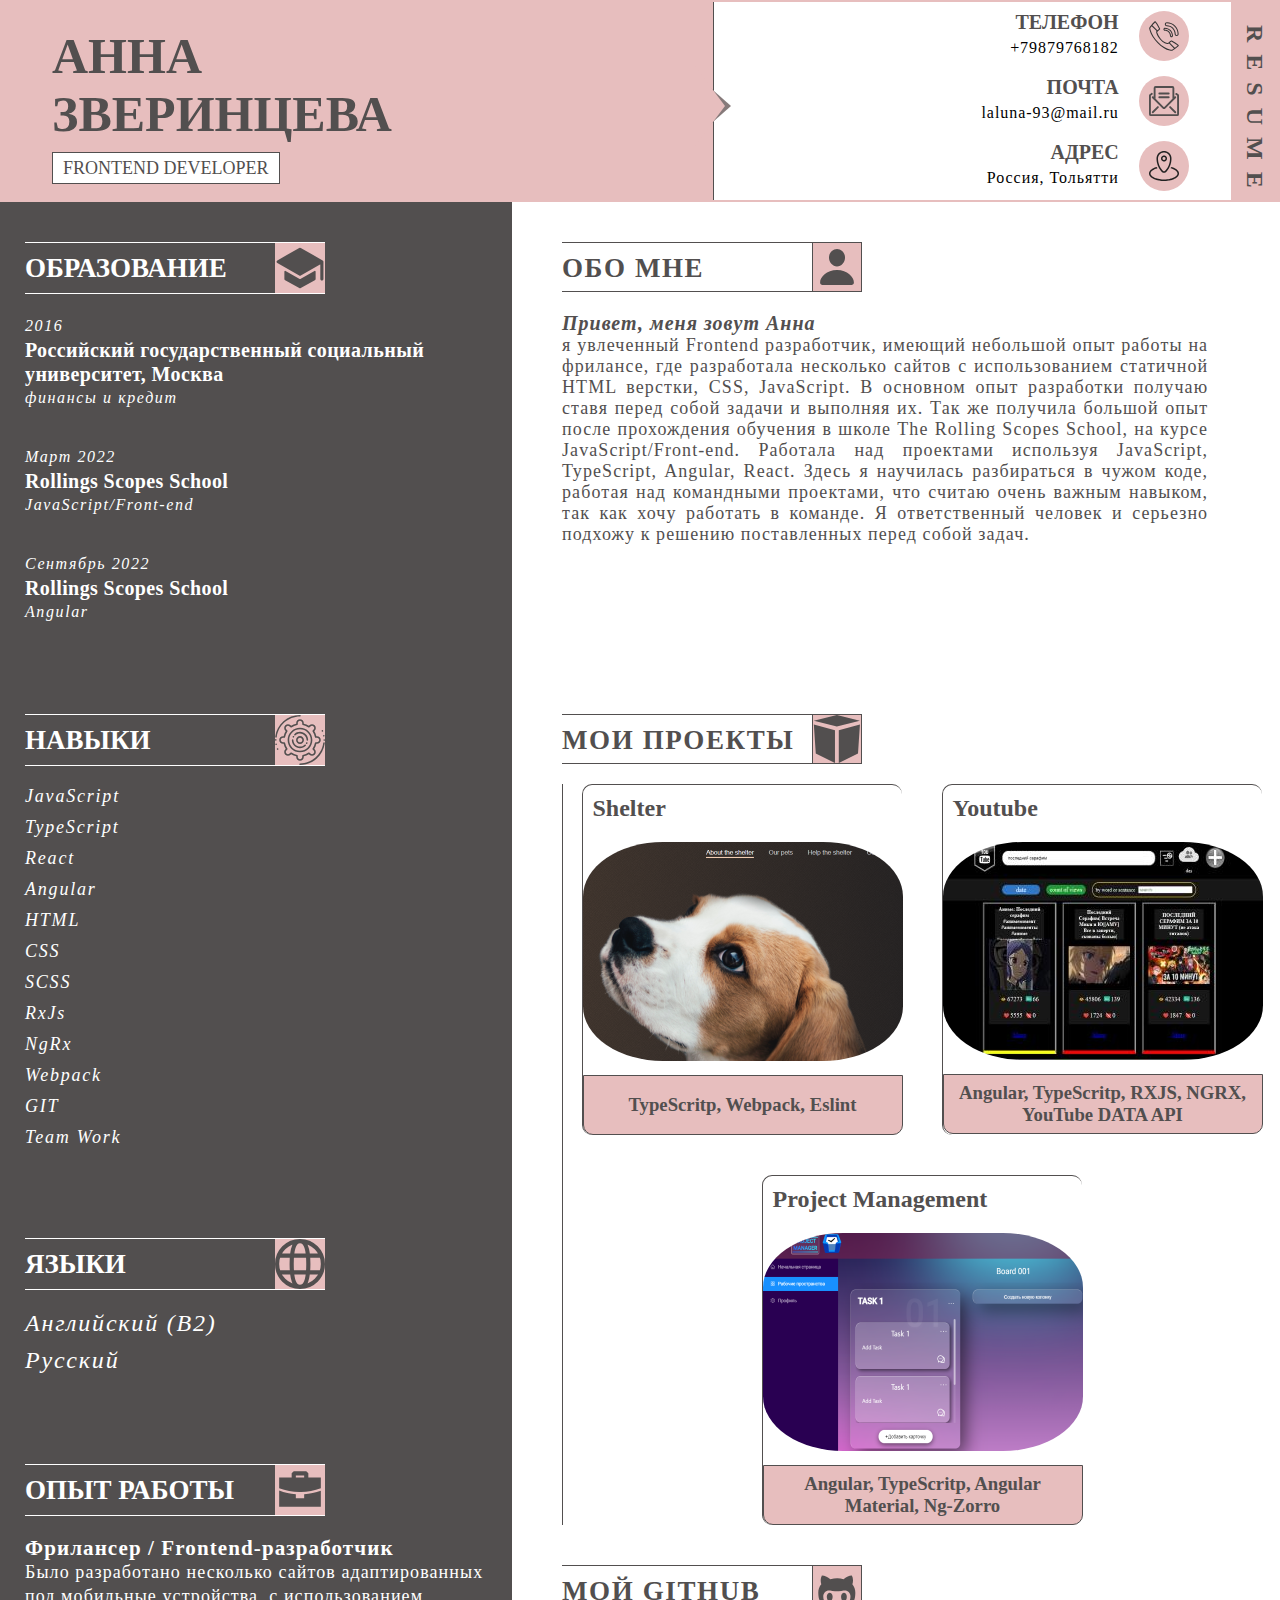
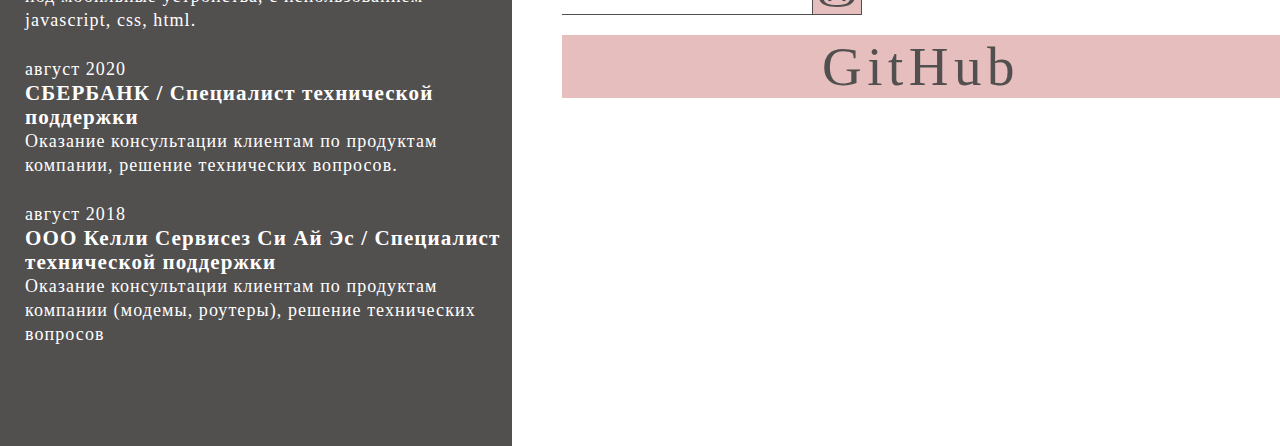
<file: index.html>
<!DOCTYPE html>
<html lang="en">
<head>
    <meta charset="UTF-8">
    <meta http-equiv="X-UA-Compatible" content="IE=edge">
    <meta name="viewport" content="width=device-width, initial-scale=1.0">
    <link rel="stylesheet" href="style.css">
    <title>MyCv</title>
</head>
<body>
    <header class="header container">
        <div class="header__wrapper">
            <div class="header__personal-info">
                <h1 class="header__name">АННА <br> ЗВЕРИНЦЕВА</h1>
                <span class="header__vacancy">FRONTEND DEVELOPER</span>
            </div>
            <div class="header__contacts">
            <div class="header__contact">
                <div class="header__wrapper-contact">
                    <h3 class="header__title-contact">ТЕЛЕФОН</h3>
                    +79879768182
                </div>
                <img class="header__img" src="./assets/svg/phone.svg" width="50" alt="icon phone">
            </div>
            <div class="header__contact">
                <div class="header__wrapper-contact">
                    <h3 class="header__title-contact">ПОЧТА</h3>
                    laluna-93@mail.ru
                </div>
                <img class="header__img" src="./assets/svg/mail.svg" width="50" alt="icon mail">
            </div>
            <div class="header__contact">
                <div class="header__wrapper-contact">
                    <h3 class="header__title-contact">АДРЕС</h3>
                    Россия, Тольятти
                </div>
                <img class="header__img" src="./assets/svg/map-marker.svg" width="50" alt="icon map marker">
            </div>
        </div>
    </div>
    <h2 class="header__title">RESUME</h2>
    </header>
    <section class="main container">
        <div class="wrapper-content">
            <div class="wrapper-content__wrapper-title">
                <h2 class="wrapper-content__title">ОБРАЗОВАНИЕ</h2>
                <img class="wrapper-content__img" src="./assets/svg/education.svg" width="50" alt="icon education">
            </div>
            <ul class="main__education-list">
                <li class="main__education-type">
                    2016
                    <h2 class="main__education-type-title">Российский государственный социальный университет, Москва</h2>
                    финансы и кредит
                </li>
                <li class="main__education-type">
                    Март 2022
                    <h2 class="main__education-type-title">Rollings Scopes School</h2>
                    JavaScript/Front-end
                </li>
                <li class="main__education-type">
                    Сентябрь 2022
                    <h2 class="main__education-type-title">Rollings Scopes School</h2>
                    Angular
                </li>
            </ul>
        </div>
        <div class="wrapper-content-white">
            <div class="wrapper-content-white__wrapper-title">
                <h2 class="wrapper-content-white__title">ОБО МНЕ</h2>
                <img class="wrapper-content-white__img" src="./assets/svg/profile.svg" width="50"  alt="icon person">
            </div>
            <div class="main__text">
                <span class="main__text-start">Привет, меня зовут Анна</span>
                <br>
                я увлеченный Frontend разработчик, имеющий небольшой опыт работы на фрилансе, где разработала несколько сайтов с использованием статичной HTML верстки, CSS, JavaScript. 
                В основном опыт разработки получаю ставя перед собой задачи и выполняя их.
                Так же получила большой опыт после прохождения обучения в школе The Rolling Scopes School, на курсе JavaScript/Front-end.
                Работала над проектами используя JavaScript, TypeScript,  Angular, React.
                Здесь я научилась разбираться в чужом коде, работая над командными проектами, что считаю очень важным навыком,
                так как хочу работать в команде. 
                Я ответственный человек и серьезно подхожу к решению поставленных перед собой задач. 
            </div>
        </div>
    </section>
    <section class="works-skills container">
        <div class="wrapper-content">
            <div  class="wrapper-content__wrapper-title">
                <h2 class="wrapper-content__title">НАВЫКИ</h2>
                <img class="wrapper-content__img" src="./assets/svg/skills.svg" width="50" alt="icon skills">
            </div>
            <ul class="works-skills__list">
                <li class="works-skills__skill">JavaScript</li>
                <li class="works-skills__skill">TypeScript</li>
                <li class="works-skills__skill">React</li>
                <li class="works-skills__skill">Angular</li>
                <li class="works-skills__skill">HTML</li>
                <li class="works-skills__skill">CSS</li>
                <li class="works-skills__skill">SCSS</li>
                <li class="works-skills__skill">RxJs</li>
                <li class="works-skills__skill">NgRx</li>
                <li class="works-skills__skill">Webpack</li>
                <li class="works-skills__skill">GIT</li>
                <li class="works-skills__skill">Team Work</li>
            </ul> 
            <div  class="wrapper-content__wrapper-title">
                <h2 class="wrapper-content__title">ЯЗЫКИ</h2>
                <img class="wrapper-content__img" src="./assets/svg/language.svg" width="50" alt="icon skills">
            </div>
            <ul class="works-skills__list">
                <li  class="works-skills__skill works-skills__skill_language">Английский (B2)</li>
                <li  class="works-skills__skill works-skills__skill_language">Русский</li>
            </ul>

            <div class="wrapper-content__wrapper-title">
                <h2 class="wrapper-content__title">ОПЫТ РАБОТЫ</h2>
                <img class="wrapper-content__img" src="./assets/svg/work.svg" width="50" alt="icon works">
            </div>
            <ul class="works-skills__list works-skills__list_works">
                <li>
                    <h3>Фрилансер / Frontend-разработчик</h3>
                    Было разработано несколько сайтов адаптированных под мобильные устройства, с использованием javascript, css, html.
                </li>
                <li>
                    август 2020
                    <h3>СБЕРБАНК / Специалист технической поддержки</h3>
                    Оказание консультации клиентам по продуктам компании, решение технических вопросов.
                </li>
                <li>
                    август 2018
                    <h3>ООО Келли Сервисез Си Ай Эс / Специалист технической поддержки</h3>
                    Оказание консультации клиентам по продуктам компании (модемы, роутеры), решение технических вопросов
                </li>
            </ul>
        </div>
        <div class="wrapper-content-white">
            <div class="wrapper-content-white__wrapper-title">
                <h2 class="wrapper-content-white__title">МОИ ПРОЕКТЫ</h2>
                <img class="wrapper-content-white__img" src="./assets/svg/project.svg" width="50" alt="icon projects">
            </div>
            <div class="works-skills__wrapper-projects">
                <ul class="works-skills__projects-list">
                    <li class="works-skills__project">
                        <h2 class="works-skills__project-title">Shelter</h2>
                        <a class="works-skills__project-link" href="https://laluna93.github.io/Shelter/dist/">
                            <img class="works-skills__project-img" src="./assets/img/shelter320.jpg" alt="image shelter">
                        </a>
                        <h3 class="works-skills__project-text">TypeScritp, Webpack, Eslint</h3>
                    </li>
                    <li class="works-skills__project">
                        <h2 class="works-skills__project-title">Youtube</h2>
                        <a class="works-skills__project-link" href="https://laluna93.github.io/youtube-client/">
                            <img class="works-skills__project-img" src="./assets/img/youtube.jpg" alt="image youtube">
                        </a>
                        <h3 class="works-skills__project-text">Angular, TypeScritp, RXJS, NGRX, YouTube DATA API</h3>
                    </li>
                    <li class="works-skills__project">
                        <h2 class="works-skills__project-title">Project Management</h2>
                        <a class="works-skills__project-link" href="https://pomakom-rsteam.github.io/project-management-app-team2/">
                            <img class="works-skills__project-img" src="./assets/img/project-manager.jpg" alt="image project management">
                        </a>
                        <h3 class="works-skills__project-text">Angular, TypeScritp, Angular Material, Ng-Zorro</h3>
                    </li>
                </ul>
            </div>
            <div class="wrapper-content-white__wrapper-github">
                <div class="wrapper-content-white__wrapper-title">
                    <h2 class="wrapper-content-white__title">МОЙ GITHUB</h2>
                        <img class="wrapper-content-white__img" src="./assets/svg/github.svg" width="50" alt="icon github">
                </div>
                <div class="wrapper-content-white__github">
                    <a class="wrapper-content-white__github-link" href="https://github.com/laluna93">GitHub</a>
                </div>
            </div>
        </div>
    </section>
</body>
</html>
</file>
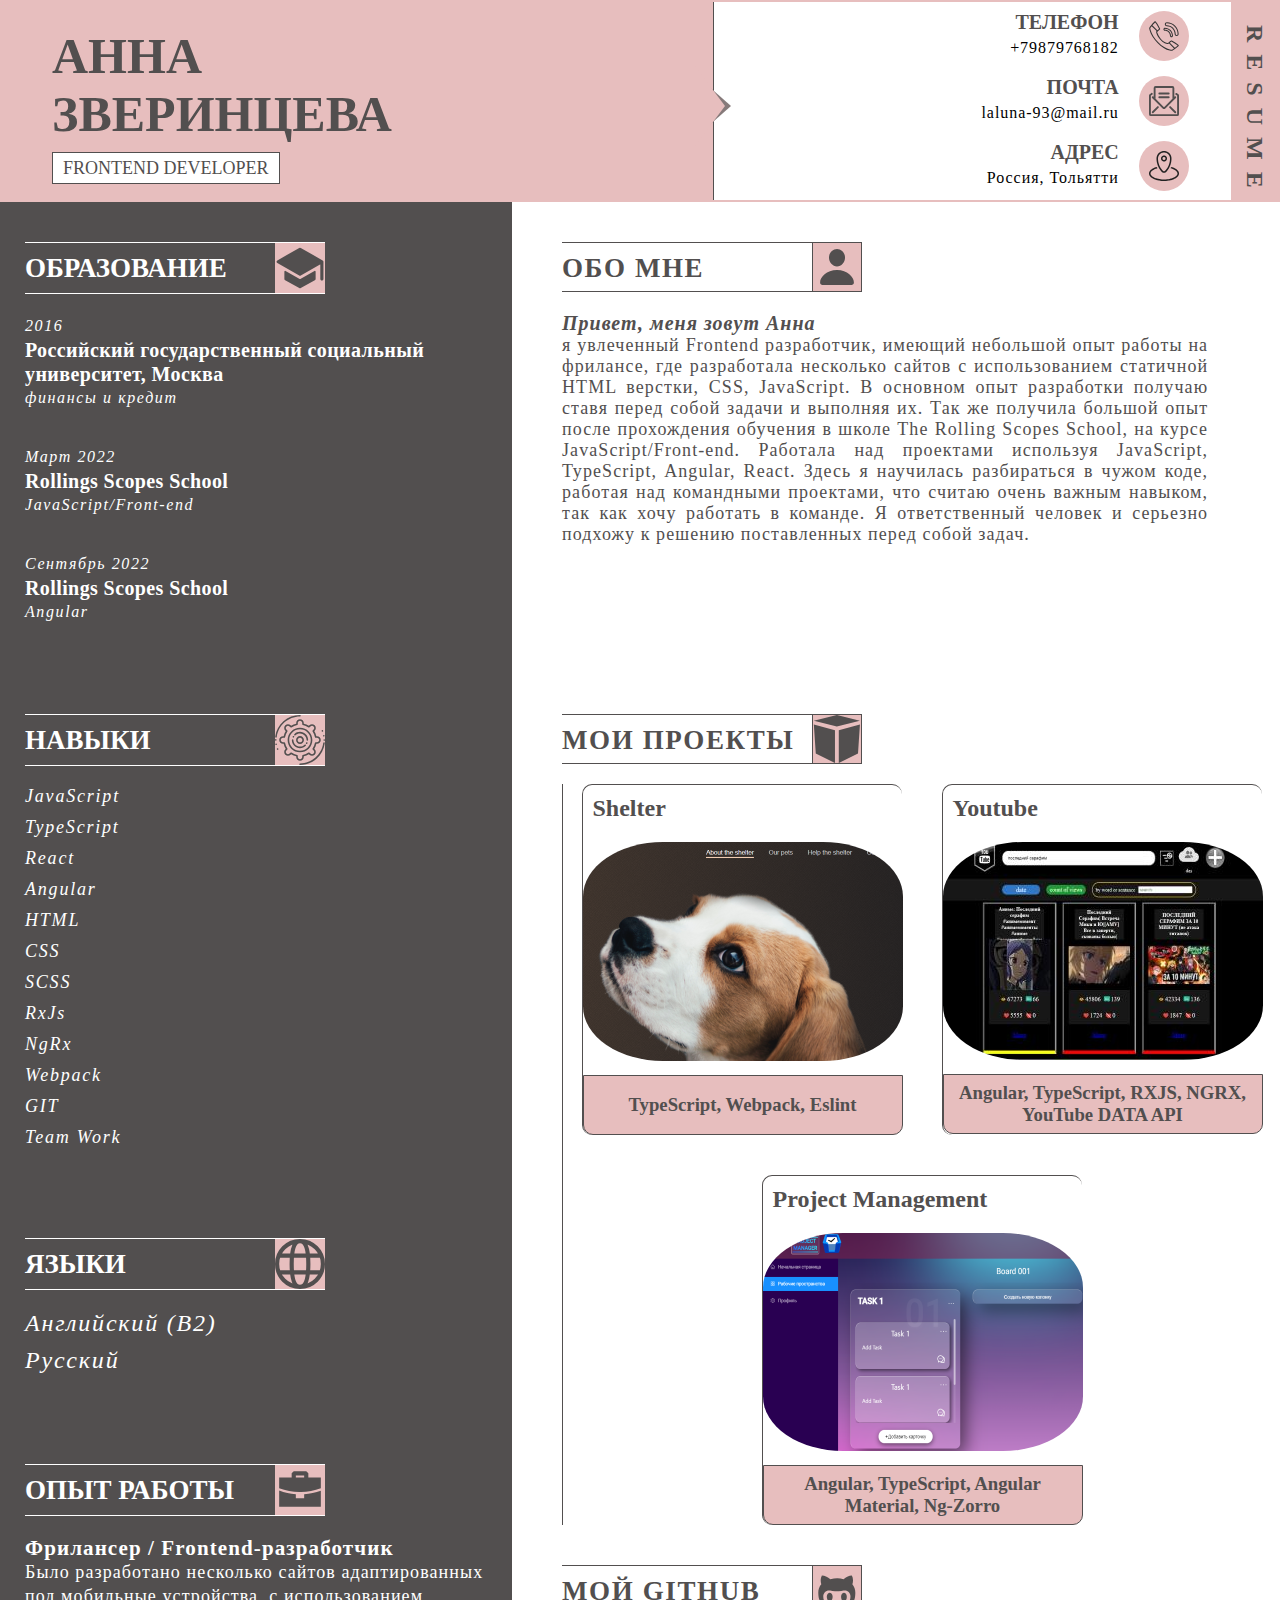
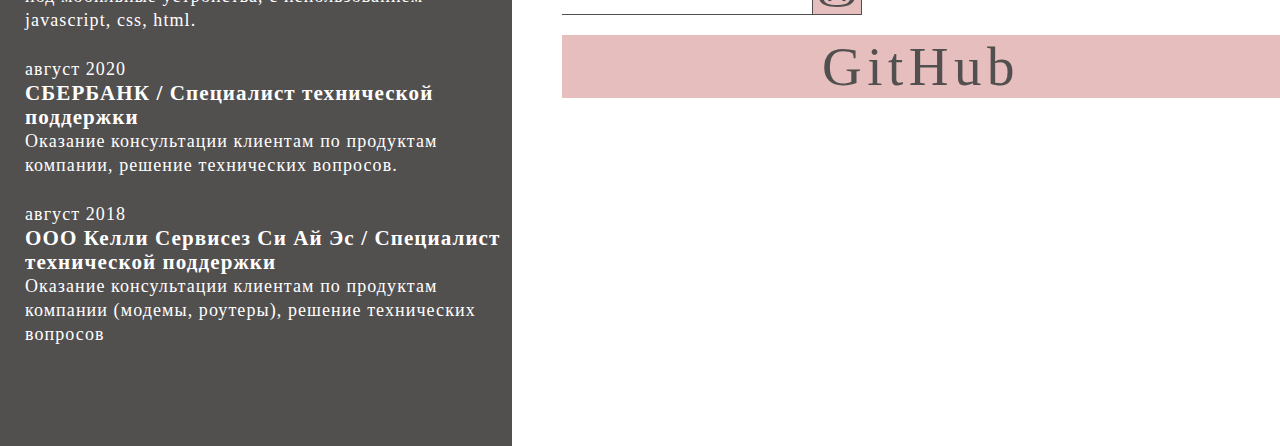
<file: cv/index.html>
<!DOCTYPE html>
<html lang="en">
<head>
    <meta charset="UTF-8">
    <meta http-equiv="X-UA-Compatible" content="IE=edge">
    <meta name="viewport" content="width=device-width, initial-scale=1.0">
    <link rel="stylesheet" href="style.css">
    <title>MyCv</title>
</head>
<body>
    <header class="header container">
        <div class="header__wrapper">
            <div class="header__personal-info">
                <h1 class="header__name">АННА <br> ЗВЕРИНЦЕВА</h1>
                <span class="header__vacancy">FRONTEND DEVELOPER</span>
            </div>
            <div class="header__contacts">
            <div class="header__contact">
                <div class="header__wrapper-contact">
                    <h3 class="header__title-contact">ТЕЛЕФОН</h3>
                    +79879768182
                </div>
                <img class="header__img" src="./assets/svg/phone.svg" width="50" alt="icon phone">
            </div>
            <div class="header__contact">
                <div class="header__wrapper-contact">
                    <h3 class="header__title-contact">ПОЧТА</h3>
                    laluna-93@mail.ru
                </div>
                <img class="header__img" src="./assets/svg/mail.svg" width="50" alt="icon mail">
            </div>
            <div class="header__contact">
                <div class="header__wrapper-contact">
                    <h3 class="header__title-contact">АДРЕС</h3>
                    Россия, Тольятти
                </div>
                <img class="header__img" src="./assets/svg/map-marker.svg" width="50" alt="icon map marker">
            </div>
        </div>
    </div>
    <h2 class="header__title">RESUME</h2>
    </header>
    <section class="main container">
        <div class="wrapper-content">
            <div class="wrapper-content__wrapper-title">
                <h2 class="wrapper-content__title">ОБРАЗОВАНИЕ</h2>
                <img class="wrapper-content__img" src="./assets/svg/education.svg" width="50" alt="icon education">
            </div>
            <ul class="main__education-list">
                <li class="main__education-type">
                    2016
                    <h2 class="main__education-type-title">Российский государственный социальный университет, Москва</h2>
                    финансы и кредит
                </li>
                <li class="main__education-type">
                    Март 2022
                    <h2 class="main__education-type-title">Rollings Scopes School</h2>
                    JavaScript/Front-end
                </li>
                <li class="main__education-type">
                    Сентябрь 2022
                    <h2 class="main__education-type-title">Rollings Scopes School</h2>
                    Angular
                </li>
            </ul>
        </div>
        <div class="wrapper-content-white">
            <div class="wrapper-content-white__wrapper-title">
                <h2 class="wrapper-content-white__title">ОБО МНЕ</h2>
                <img class="wrapper-content-white__img" src="./assets/svg/profile.svg" width="50"  alt="icon person">
            </div>
            <div class="main__text">
                <span class="main__text-start">Привет, меня зовут Анна</span>
                <br>
                я увлеченный Frontend разработчик, имеющий небольшой опыт работы на фрилансе, где разработала несколько сайтов с использованием статичной HTML верстки, CSS, JavaScript. 
                В основном опыт разработки получаю ставя перед собой задачи и выполняя их.
                Так же получила большой опыт после прохождения обучения в школе The Rolling Scopes School, на курсе JavaScript/Front-end.
                Работала над проектами используя JavaScript, TypeScript,  Angular, React.
                Здесь я научилась разбираться в чужом коде, работая над командными проектами, что считаю очень важным навыком,
                так как хочу работать в команде. 
                Я ответственный человек и серьезно подхожу к решению поставленных перед собой задач. 
            </div>
        </div>
    </section>
    <section class="works-skills container">
        <div class="wrapper-content">
            <div  class="wrapper-content__wrapper-title">
                <h2 class="wrapper-content__title">НАВЫКИ</h2>
                <img class="wrapper-content__img" src="./assets/svg/skills.svg" width="50" alt="icon skills">
            </div>
            <ul class="works-skills__list">
                <li class="works-skills__skill">JavaScript</li>
                <li class="works-skills__skill">TypeScript</li>
                <li class="works-skills__skill">React</li>
                <li class="works-skills__skill">Angular</li>
                <li class="works-skills__skill">HTML</li>
                <li class="works-skills__skill">CSS</li>
                <li class="works-skills__skill">SCSS</li>
                <li class="works-skills__skill">RxJs</li>
                <li class="works-skills__skill">NgRx</li>
                <li class="works-skills__skill">Webpack</li>
                <li class="works-skills__skill">GIT</li>
                <li class="works-skills__skill">Team Work</li>
            </ul> 
            <div  class="wrapper-content__wrapper-title">
                <h2 class="wrapper-content__title">ЯЗЫКИ</h2>
                <img class="wrapper-content__img" src="./assets/svg/language.svg" width="50" alt="icon skills">
            </div>
            <ul class="works-skills__list">
                <li  class="works-skills__skill works-skills__skill_language">Английский (B2)</li>
                <li  class="works-skills__skill works-skills__skill_language">Русский</li>
            </ul>

            <div class="wrapper-content__wrapper-title">
                <h2 class="wrapper-content__title">ОПЫТ РАБОТЫ</h2>
                <img class="wrapper-content__img" src="./assets/svg/work.svg" width="50" alt="icon works">
            </div>
            <ul class="works-skills__list works-skills__list_works">
                <li>
                    <h3>Фрилансер / Frontend-разработчик</h3>
                    Было разработано несколько сайтов адаптированных под мобильные устройства, с использованием javascript, css, html.
                </li>
                <li>
                    август 2020
                    <h3>СБЕРБАНК / Специалист технической поддержки</h3>
                    Оказание консультации клиентам по продуктам компании, решение технических вопросов.
                </li>
                <li>
                    август 2018
                    <h3>ООО Келли Сервисез Си Ай Эс / Специалист технической поддержки</h3>
                    Оказание консультации клиентам по продуктам компании (модемы, роутеры), решение технических вопросов
                </li>
            </ul>
        </div>
        <div class="wrapper-content-white">
            <div class="wrapper-content-white__wrapper-title">
                <h2 class="wrapper-content-white__title">МОИ ПРОЕКТЫ</h2>
                <img class="wrapper-content-white__img" src="./assets/svg/project.svg" width="50" alt="icon projects">
            </div>
            <div class="works-skills__wrapper-projects">
                <ul class="works-skills__projects-list">
                    <li class="works-skills__project">
                        <h2 class="works-skills__project-title">Shelter</h2>
                        <a class="works-skills__project-link" href="https://laluna93.github.io/Shelter/dist/">
                            <img class="works-skills__project-img" src="./assets/img/shelter320.jpg" alt="image shelter">
                        </a>
                        <h3 class="works-skills__project-text">TypeScript, Webpack, Eslint</h3>
                    </li>
                    <li class="works-skills__project">
                        <h2 class="works-skills__project-title">Youtube</h2>
                        <a class="works-skills__project-link" href="https://laluna93.github.io/youtube-client/">
                            <img class="works-skills__project-img" src="./assets/img/youtube.jpg" alt="image youtube">
                        </a>
                        <h3 class="works-skills__project-text">Angular, TypeScript, RXJS, NGRX, YouTube DATA API</h3>
                    </li>
                    <li class="works-skills__project">
                        <h2 class="works-skills__project-title">Project Management</h2>
                        <a class="works-skills__project-link" href="https://pomakom-rsteam.github.io/project-management-app-team2/">
                            <img class="works-skills__project-img" src="./assets/img/project-manager.jpg" alt="image project management">
                        </a>
                        <h3 class="works-skills__project-text">Angular, TypeScript, Angular Material, Ng-Zorro</h3>
                    </li>
                </ul>
            </div>
            <div class="wrapper-content-white__wrapper-github">
                <div class="wrapper-content-white__wrapper-title">
                    <h2 class="wrapper-content-white__title">МОЙ GITHUB</h2>
                        <img class="wrapper-content-white__img" src="./assets/svg/github.svg" width="50" alt="icon github">
                </div>
                <div class="wrapper-content-white__github">
                    <a class="wrapper-content-white__github-link" href="https://github.com/laluna93">GitHub</a>
                </div>
            </div>
        </div>
    </section>
</body>
</html>
</file>
<file: style.css>
* {
  margin: 0;
  -webkit-box-sizing: border-box;
          box-sizing: border-box;
}

.container {
  max-width: 1280px;
  margin: 0 auto;
}

.header {
  display: -webkit-box;
  display: -ms-flexbox;
  display: flex;
  -webkit-box-pack: justify;
      -ms-flex-pack: justify;
          justify-content: space-between;
  border: 2px solid #e7bebe;
  min-height: 200px;
}

.header__wrapper {
  width: 93%;
  display: -webkit-box;
  display: -ms-flexbox;
  display: flex;
  -webkit-box-pack: justify;
      -ms-flex-pack: justify;
          justify-content: space-between;
}

.header__personal-info {
  width: 60%;
  background-color: #e7bebe;
  position: relative;
  border-right: 1px solid #524f4f;
}

.header__personal-info::after {
  content: "";
  border: 40px solid transparent;
  border-left: 30px solid #e7bebe;
  position: absolute;
  right: -52px;
  top: 64px;
}

.header__personal-info::before {
  content: "";
  border: 30px solid transparent;
  border-left: 34px solid #867a7a;
  position: absolute;
  right: -48px;
  top: 74px;
}

.header__name {
  color: #524f4f;
  padding: 25px 0 15px 50px;
  font-size: 50px;
}

.header__vacancy {
  background-color: #fff;
  color: #524f4f;
  padding: 5px 10px;
  border: 1px solid #524f4f;
  margin-left: 50px;
  font-size: 18px;
}

.header__contacts {
  display: -webkit-box;
  display: -ms-flexbox;
  display: flex;
  -webkit-box-orient: vertical;
  -webkit-box-direction: normal;
      -ms-flex-direction: column;
          flex-direction: column;
  -webkit-box-pack: center;
      -ms-flex-pack: center;
          justify-content: center;
  gap: 15px;
}

.header__contact {
  display: -webkit-box;
  display: -ms-flexbox;
  display: flex;
  -webkit-box-pack: justify;
      -ms-flex-pack: justify;
          justify-content: space-between;
  -webkit-box-pack: end;
      -ms-flex-pack: end;
          justify-content: end;
  gap: 20px;
}

.header__wrapper-contact {
  text-align: end;
  letter-spacing: 0.06em;
}

.header__title-contact {
  color: #524f4f;
  margin-bottom: 5px;
  font-size: 20px;
  letter-spacing: 0;
}

.header__img {
  background-color: #e7bebe;
  padding: 10px;
  border-radius: 50%;
  overflow: visible;
}

.header__title {
  -webkit-writing-mode: tb-rl;
      -ms-writing-mode: tb-rl;
          writing-mode: tb-rl;
  background-color: #e7bebe;
  padding: 23px 10px 0;
  color: #524f4f;
  letter-spacing: 0.5em;
}

.main {
  display: -webkit-box;
  display: -ms-flexbox;
  display: flex;
}

.main__education-list {
  color: #fff;
  list-style: none;
  display: -webkit-box;
  display: -ms-flexbox;
  display: flex;
  -webkit-box-orient: vertical;
  -webkit-box-direction: normal;
      -ms-flex-direction: column;
          flex-direction: column;
  gap: 35px;
  padding: 0;
  letter-spacing: 0.1em;
  font-style: italic;
  font-size: 16px;
  line-height: 24px;
}

.main__education-type-title {
  letter-spacing: 0.02em;
  font-style: normal;
  font-size: 20px;
}

.main__text {
  width: 90%;
  font-size: 18px;
  color: #524f4f;
  letter-spacing: 0.06em;
  text-align: justify;
  position: relative;
}

.main__text-start {
  font-size: 20px;
  font-style: normal;
  letter-spacing: 0.05em;
  font-weight: 600;
  font-style: italic;
}

.works-skills {
  display: -webkit-box;
  display: -ms-flexbox;
  display: flex;
}

.works-skills__wrapper-projects {
  border-left: 1px solid #524f4f;
}

.works-skills__projects {
  width: 60%;
  padding-left: 50px;
  padding-bottom: 50px;
}

.works-skills__list {
  color: #fff;
  list-style: none;
  display: -webkit-box;
  display: -ms-flexbox;
  display: flex;
  -webkit-box-orient: vertical;
  -webkit-box-direction: normal;
      -ms-flex-direction: column;
          flex-direction: column;
  gap: 10px;
  padding: 0;
  letter-spacing: 0.1em;
  font-style: italic;
  font-size: 18px;
  padding-bottom: 50px;
}

.works-skills__list_works {
  gap: 25px;
  font-style: normal;
  letter-spacing: 0.06em;
  line-height: 24px;
}

.works-skills__img-project {
  border: 1px solid #524f4f;
  background-color: #e7bebe;
}

.works-skills__project {
  list-style: none;
  color: #524f4f;
  width: 320px;
  border-top: 1px solid #524f4f;
  border-left: 1px solid #524f4f;
  border-radius: 10px;
}

.works-skills__projects-list {
  padding: 0;
  display: -webkit-box;
  display: -ms-flexbox;
  display: flex;
  -ms-flex-wrap: wrap;
      flex-wrap: wrap;
  gap: 40px;
  -webkit-box-pack: center;
      -ms-flex-pack: center;
          justify-content: center;
}

.works-skills__project-img {
  border-radius: 25%;
  margin: 10px 0;
}

.works-skills__project-text {
  min-width: 320px;
  border: 1px solid #524f4f;
  min-height: 60px;
  background-color: #e7bebe;
  border-radius: 0 0 10px 10px;
  display: -webkit-box;
  display: -ms-flexbox;
  display: flex;
  -webkit-box-align: center;
      -ms-flex-align: center;
          align-items: center;
  -webkit-box-pack: center;
      -ms-flex-pack: center;
          justify-content: center;
  text-align: center;
  padding: 0 10px;
}

.works-skills__skill_language {
  font-size: 24px;
}

.works-skills__project-title {
  padding: 10px;
}

.wrapper-content {
  width: 40%;
  padding-left: 25px;
  padding-bottom: 50px;
  background-color: #524f4f;
}

.wrapper-content__wrapper-title {
  padding-top: 40px;
  padding-bottom: 20px;
  display: -webkit-box;
  display: -ms-flexbox;
  display: flex;
  font-size: 18px;
  color: #fff;
}

.wrapper-content__title {
  width: 75%;
  max-width: 250px;
  border-top: 1px solid #fff;
  border-bottom: 1px solid #fff;
  padding-top: 10px;
}

.wrapper-content__img {
  background-color: #e7bebe;
  border-top: 1px solid #fff;
  border-bottom: 1px solid #fff;
}

.wrapper-content-white {
  width: 60%;
  padding-left: 50px;
  padding-bottom: 50px;
}

.wrapper-content-white__wrapper-title {
  padding-top: 40px;
  padding-bottom: 20px;
  display: -webkit-box;
  display: -ms-flexbox;
  display: flex;
  font-size: 18px;
  color: #fff;
}

.wrapper-content-white__title {
  width: 55%;
  max-width: 250px;
  border-top: 1px solid #524f4f;
  border-bottom: 1px solid #524f4f;
  padding-top: 10px;
  color: #524f4f;
  letter-spacing: 0.06em;
}

.wrapper-content-white__img {
  border: 1px solid #524f4f;
  background-color: #e7bebe;
}

.wrapper-content-white__github {
  font-size: 55px;
  letter-spacing: 0.1em;
}

.wrapper-content-white__github-link {
  text-decoration: none;
  background-color: #e7bebe;
  width: 100%;
  color: #524f4f;
  display: block;
  text-align: center;
  -webkit-transition: all 0.6s;
  transition: all 0.6s;
}

.wrapper-content-white__github-link:hover {
  background-color: #524f4f;
  color: #e7bebe;
}

@media (min-width: 320px) and (max-width: 768px) {
  .header__wrapper {
    -webkit-box-orient: vertical;
    -webkit-box-direction: normal;
        -ms-flex-direction: column;
            flex-direction: column;
    width: 100%;
  }
  .header__personal-info {
    width: 100%;
    border-right: 0px;
    display: -webkit-box;
    display: -ms-flexbox;
    display: flex;
    -webkit-box-align: center;
        -ms-flex-align: center;
            align-items: center;
    -webkit-box-orient: vertical;
    -webkit-box-direction: normal;
        -ms-flex-direction: column;
            flex-direction: column;
    gap: 10px;
    padding: 15px 0;
  }
  .header__personal-info:after, .header__personal-info:before {
    border: 0px;
    border-left: 0px;
    padding: 15px 0 15px 0;
  }
  .header__title {
    display: none;
  }
  .header__name {
    padding: 0;
    font-size: 44px;
  }
  .header__vacancy {
    margin: 0;
  }
  .header__contacts {
    -webkit-box-orient: initial;
    -webkit-box-direction: initial;
        -ms-flex-direction: initial;
            flex-direction: initial;
    -ms-flex-wrap: wrap;
        flex-wrap: wrap;
    padding: 20px 0;
    gap: 35px;
  }
  .header__contact {
    -webkit-box-orient: vertical;
    -webkit-box-direction: reverse;
        -ms-flex-direction: column-reverse;
            flex-direction: column-reverse;
    -webkit-box-align: center;
        -ms-flex-align: center;
            align-items: center;
    -ms-flex-wrap: wrap;
        flex-wrap: wrap;
  }
  .header__wrapper-contact {
    text-align: center;
  }
  .main {
    -webkit-box-orient: vertical;
    -webkit-box-direction: normal;
        -ms-flex-direction: column;
            flex-direction: column;
    -webkit-box-pack: center;
        -ms-flex-pack: center;
            justify-content: center;
  }
  .main__education-list {
    width: 70%;
    margin: 0 auto;
  }
  .main__text {
    margin: 0 auto;
    padding-left: 0;
  }
  .wrapper-content {
    width: 100%;
    text-align: center;
    padding-left: 0;
  }
  .wrapper-content__title {
    margin-left: 15px;
  }
  .wrapper-content__wrapper-title {
    padding-top: 30px;
    padding-bottom: 30px;
  }
  .wrapper-content-white {
    width: 100%;
    padding-left: 0;
  }
  .wrapper-content-white__title {
    width: 75%;
    margin-left: 15px;
  }
  .works-skills {
    -webkit-box-orient: vertical;
    -webkit-box-direction: normal;
        -ms-flex-direction: column;
            flex-direction: column;
  }
  .works-skills__wrapper-projects {
    border: 0px;
  }
  .works-skills__project {
    width: 270px;
    display: -webkit-box;
    display: -ms-flexbox;
    display: flex;
    -webkit-box-orient: vertical;
    -webkit-box-direction: normal;
        -ms-flex-direction: column;
            flex-direction: column;
    -webkit-box-align: center;
        -ms-flex-align: center;
            align-items: center;
  }
  .works-skills__project-img {
    width: 260px;
  }
  .works-skills__project-text {
    min-width: 270px;
  }
  .works-skills__list {
    padding-bottom: 0;
  }
}
/*# sourceMappingURL=style.css.map */
</file>
<file: cv/style.css>
* {
  margin: 0;
  -webkit-box-sizing: border-box;
          box-sizing: border-box;
}

.container {
  max-width: 1280px;
  margin: 0 auto;
}

.header {
  display: -webkit-box;
  display: -ms-flexbox;
  display: flex;
  -webkit-box-pack: justify;
      -ms-flex-pack: justify;
          justify-content: space-between;
  border: 2px solid #e7bebe;
  min-height: 200px;
}

.header__wrapper {
  width: 93%;
  display: -webkit-box;
  display: -ms-flexbox;
  display: flex;
  -webkit-box-pack: justify;
      -ms-flex-pack: justify;
          justify-content: space-between;
}

.header__personal-info {
  width: 60%;
  background-color: #e7bebe;
  position: relative;
  border-right: 1px solid #524f4f;
}

.header__personal-info::after {
  content: "";
  border: 40px solid transparent;
  border-left: 30px solid #e7bebe;
  position: absolute;
  right: -52px;
  top: 64px;
}

.header__personal-info::before {
  content: "";
  border: 30px solid transparent;
  border-left: 34px solid #867a7a;
  position: absolute;
  right: -48px;
  top: 74px;
}

.header__name {
  color: #524f4f;
  padding: 25px 0 15px 50px;
  font-size: 50px;
}

.header__vacancy {
  background-color: #fff;
  color: #524f4f;
  padding: 5px 10px;
  border: 1px solid #524f4f;
  margin-left: 50px;
  font-size: 18px;
}

.header__contacts {
  display: -webkit-box;
  display: -ms-flexbox;
  display: flex;
  -webkit-box-orient: vertical;
  -webkit-box-direction: normal;
      -ms-flex-direction: column;
          flex-direction: column;
  -webkit-box-pack: center;
      -ms-flex-pack: center;
          justify-content: center;
  gap: 15px;
}

.header__contact {
  display: -webkit-box;
  display: -ms-flexbox;
  display: flex;
  -webkit-box-pack: justify;
      -ms-flex-pack: justify;
          justify-content: space-between;
  -webkit-box-pack: end;
      -ms-flex-pack: end;
          justify-content: end;
  gap: 20px;
}

.header__wrapper-contact {
  text-align: end;
  letter-spacing: 0.06em;
}

.header__title-contact {
  color: #524f4f;
  margin-bottom: 5px;
  font-size: 20px;
  letter-spacing: 0;
}

.header__img {
  background-color: #e7bebe;
  padding: 10px;
  border-radius: 50%;
  overflow: visible;
}

.header__title {
  -webkit-writing-mode: tb-rl;
      -ms-writing-mode: tb-rl;
          writing-mode: tb-rl;
  background-color: #e7bebe;
  padding: 23px 10px 0;
  color: #524f4f;
  letter-spacing: 0.5em;
}

.main {
  display: -webkit-box;
  display: -ms-flexbox;
  display: flex;
}

.main__education-list {
  color: #fff;
  list-style: none;
  display: -webkit-box;
  display: -ms-flexbox;
  display: flex;
  -webkit-box-orient: vertical;
  -webkit-box-direction: normal;
      -ms-flex-direction: column;
          flex-direction: column;
  gap: 35px;
  padding: 0;
  letter-spacing: 0.1em;
  font-style: italic;
  font-size: 16px;
  line-height: 24px;
}

.main__education-type-title {
  letter-spacing: 0.02em;
  font-style: normal;
  font-size: 20px;
}

.main__text {
  width: 90%;
  font-size: 18px;
  color: #524f4f;
  letter-spacing: 0.06em;
  text-align: justify;
  position: relative;
}

.main__text-start {
  font-size: 20px;
  font-style: normal;
  letter-spacing: 0.05em;
  font-weight: 600;
  font-style: italic;
}

.works-skills {
  display: -webkit-box;
  display: -ms-flexbox;
  display: flex;
}

.works-skills__wrapper-projects {
  border-left: 1px solid #524f4f;
}

.works-skills__projects {
  width: 60%;
  padding-left: 50px;
  padding-bottom: 50px;
}

.works-skills__list {
  color: #fff;
  list-style: none;
  display: -webkit-box;
  display: -ms-flexbox;
  display: flex;
  -webkit-box-orient: vertical;
  -webkit-box-direction: normal;
      -ms-flex-direction: column;
          flex-direction: column;
  gap: 10px;
  padding: 0;
  letter-spacing: 0.1em;
  font-style: italic;
  font-size: 18px;
  padding-bottom: 50px;
}

.works-skills__list_works {
  gap: 25px;
  font-style: normal;
  letter-spacing: 0.06em;
  line-height: 24px;
}

.works-skills__img-project {
  border: 1px solid #524f4f;
  background-color: #e7bebe;
}

.works-skills__project {
  list-style: none;
  color: #524f4f;
  width: 320px;
  border-top: 1px solid #524f4f;
  border-left: 1px solid #524f4f;
  border-radius: 10px;
}

.works-skills__projects-list {
  padding: 0;
  display: -webkit-box;
  display: -ms-flexbox;
  display: flex;
  -ms-flex-wrap: wrap;
      flex-wrap: wrap;
  gap: 40px;
  -webkit-box-pack: center;
      -ms-flex-pack: center;
          justify-content: center;
}

.works-skills__project-img {
  border-radius: 25%;
  margin: 10px 0;
}

.works-skills__project-text {
  min-width: 320px;
  border: 1px solid #524f4f;
  min-height: 60px;
  background-color: #e7bebe;
  border-radius: 0 0 10px 10px;
  display: -webkit-box;
  display: -ms-flexbox;
  display: flex;
  -webkit-box-align: center;
      -ms-flex-align: center;
          align-items: center;
  -webkit-box-pack: center;
      -ms-flex-pack: center;
          justify-content: center;
  text-align: center;
  padding: 0 10px;
}

.works-skills__skill_language {
  font-size: 24px;
}

.works-skills__project-title {
  padding: 10px;
}

.wrapper-content {
  width: 40%;
  padding-left: 25px;
  padding-bottom: 50px;
  background-color: #524f4f;
}

.wrapper-content__wrapper-title {
  padding-top: 40px;
  padding-bottom: 20px;
  display: -webkit-box;
  display: -ms-flexbox;
  display: flex;
  font-size: 18px;
  color: #fff;
}

.wrapper-content__title {
  width: 75%;
  max-width: 250px;
  border-top: 1px solid #fff;
  border-bottom: 1px solid #fff;
  padding-top: 10px;
}

.wrapper-content__img {
  background-color: #e7bebe;
  border-top: 1px solid #fff;
  border-bottom: 1px solid #fff;
}

.wrapper-content-white {
  width: 60%;
  padding-left: 50px;
  padding-bottom: 50px;
}

.wrapper-content-white__wrapper-title {
  padding-top: 40px;
  padding-bottom: 20px;
  display: -webkit-box;
  display: -ms-flexbox;
  display: flex;
  font-size: 18px;
  color: #fff;
}

.wrapper-content-white__title {
  width: 55%;
  max-width: 250px;
  border-top: 1px solid #524f4f;
  border-bottom: 1px solid #524f4f;
  padding-top: 10px;
  color: #524f4f;
  letter-spacing: 0.06em;
}

.wrapper-content-white__img {
  border: 1px solid #524f4f;
  background-color: #e7bebe;
}

.wrapper-content-white__github {
  font-size: 55px;
  letter-spacing: 0.1em;
}

.wrapper-content-white__github-link {
  text-decoration: none;
  background-color: #e7bebe;
  width: 100%;
  color: #524f4f;
  display: block;
  text-align: center;
  -webkit-transition: all 0.6s;
  transition: all 0.6s;
}

.wrapper-content-white__github-link:hover {
  background-color: #524f4f;
  color: #e7bebe;
}

@media (min-width: 320px) and (max-width: 768px) {
  .header__wrapper {
    -webkit-box-orient: vertical;
    -webkit-box-direction: normal;
        -ms-flex-direction: column;
            flex-direction: column;
    width: 100%;
  }
  .header__personal-info {
    width: 100%;
    border-right: 0px;
    display: -webkit-box;
    display: -ms-flexbox;
    display: flex;
    -webkit-box-align: center;
        -ms-flex-align: center;
            align-items: center;
    -webkit-box-orient: vertical;
    -webkit-box-direction: normal;
        -ms-flex-direction: column;
            flex-direction: column;
    gap: 10px;
    padding: 15px 0;
  }
  .header__personal-info:after, .header__personal-info:before {
    border: 0px;
    border-left: 0px;
    padding: 15px 0 15px 0;
  }
  .header__title {
    display: none;
  }
  .header__name {
    padding: 0;
    font-size: 44px;
  }
  .header__vacancy {
    margin: 0;
  }
  .header__contacts {
    -webkit-box-orient: initial;
    -webkit-box-direction: initial;
        -ms-flex-direction: initial;
            flex-direction: initial;
    -ms-flex-wrap: wrap;
        flex-wrap: wrap;
    padding: 20px 0;
    gap: 35px;
  }
  .header__contact {
    -webkit-box-orient: vertical;
    -webkit-box-direction: reverse;
        -ms-flex-direction: column-reverse;
            flex-direction: column-reverse;
    -webkit-box-align: center;
        -ms-flex-align: center;
            align-items: center;
    -ms-flex-wrap: wrap;
        flex-wrap: wrap;
  }
  .header__wrapper-contact {
    text-align: center;
  }
  .main {
    -webkit-box-orient: vertical;
    -webkit-box-direction: normal;
        -ms-flex-direction: column;
            flex-direction: column;
    -webkit-box-pack: center;
        -ms-flex-pack: center;
            justify-content: center;
  }
  .main__education-list {
    width: 70%;
    margin: 0 auto;
  }
  .main__text {
    margin: 0 auto;
    padding-left: 0;
  }
  .wrapper-content {
    width: 100%;
    text-align: center;
    padding-left: 0;
  }
  .wrapper-content__title {
    margin-left: 15px;
  }
  .wrapper-content__wrapper-title {
    padding-top: 30px;
    padding-bottom: 30px;
  }
  .wrapper-content-white {
    width: 100%;
    padding-left: 0;
  }
  .wrapper-content-white__title {
    width: 75%;
    margin-left: 15px;
  }
  .works-skills {
    -webkit-box-orient: vertical;
    -webkit-box-direction: normal;
        -ms-flex-direction: column;
            flex-direction: column;
  }
  .works-skills__wrapper-projects {
    border: 0px;
  }
  .works-skills__project {
    width: 270px;
    display: -webkit-box;
    display: -ms-flexbox;
    display: flex;
    -webkit-box-orient: vertical;
    -webkit-box-direction: normal;
        -ms-flex-direction: column;
            flex-direction: column;
    -webkit-box-align: center;
        -ms-flex-align: center;
            align-items: center;
  }
  .works-skills__project-img {
    width: 260px;
  }
  .works-skills__project-text {
    min-width: 270px;
  }
  .works-skills__list {
    padding-bottom: 0;
  }
}
/*# sourceMappingURL=style.css.map */
</file>
